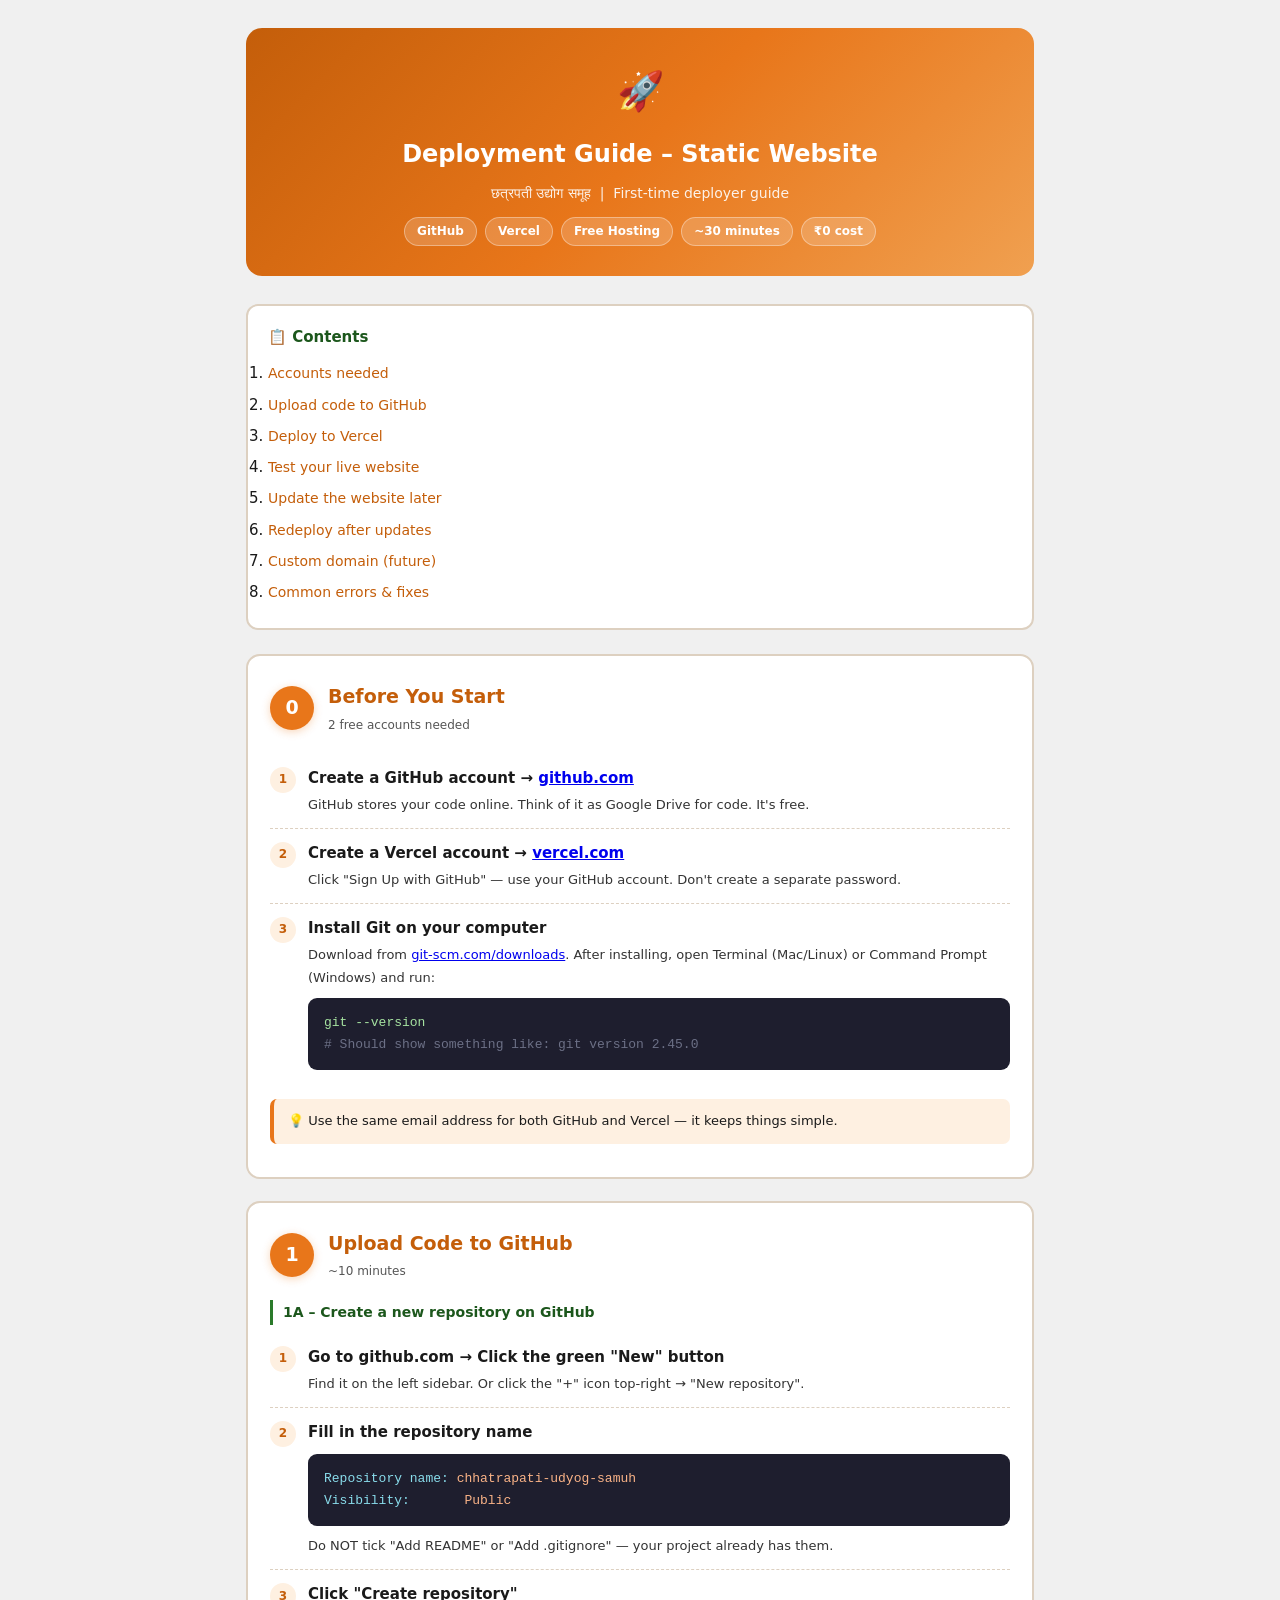
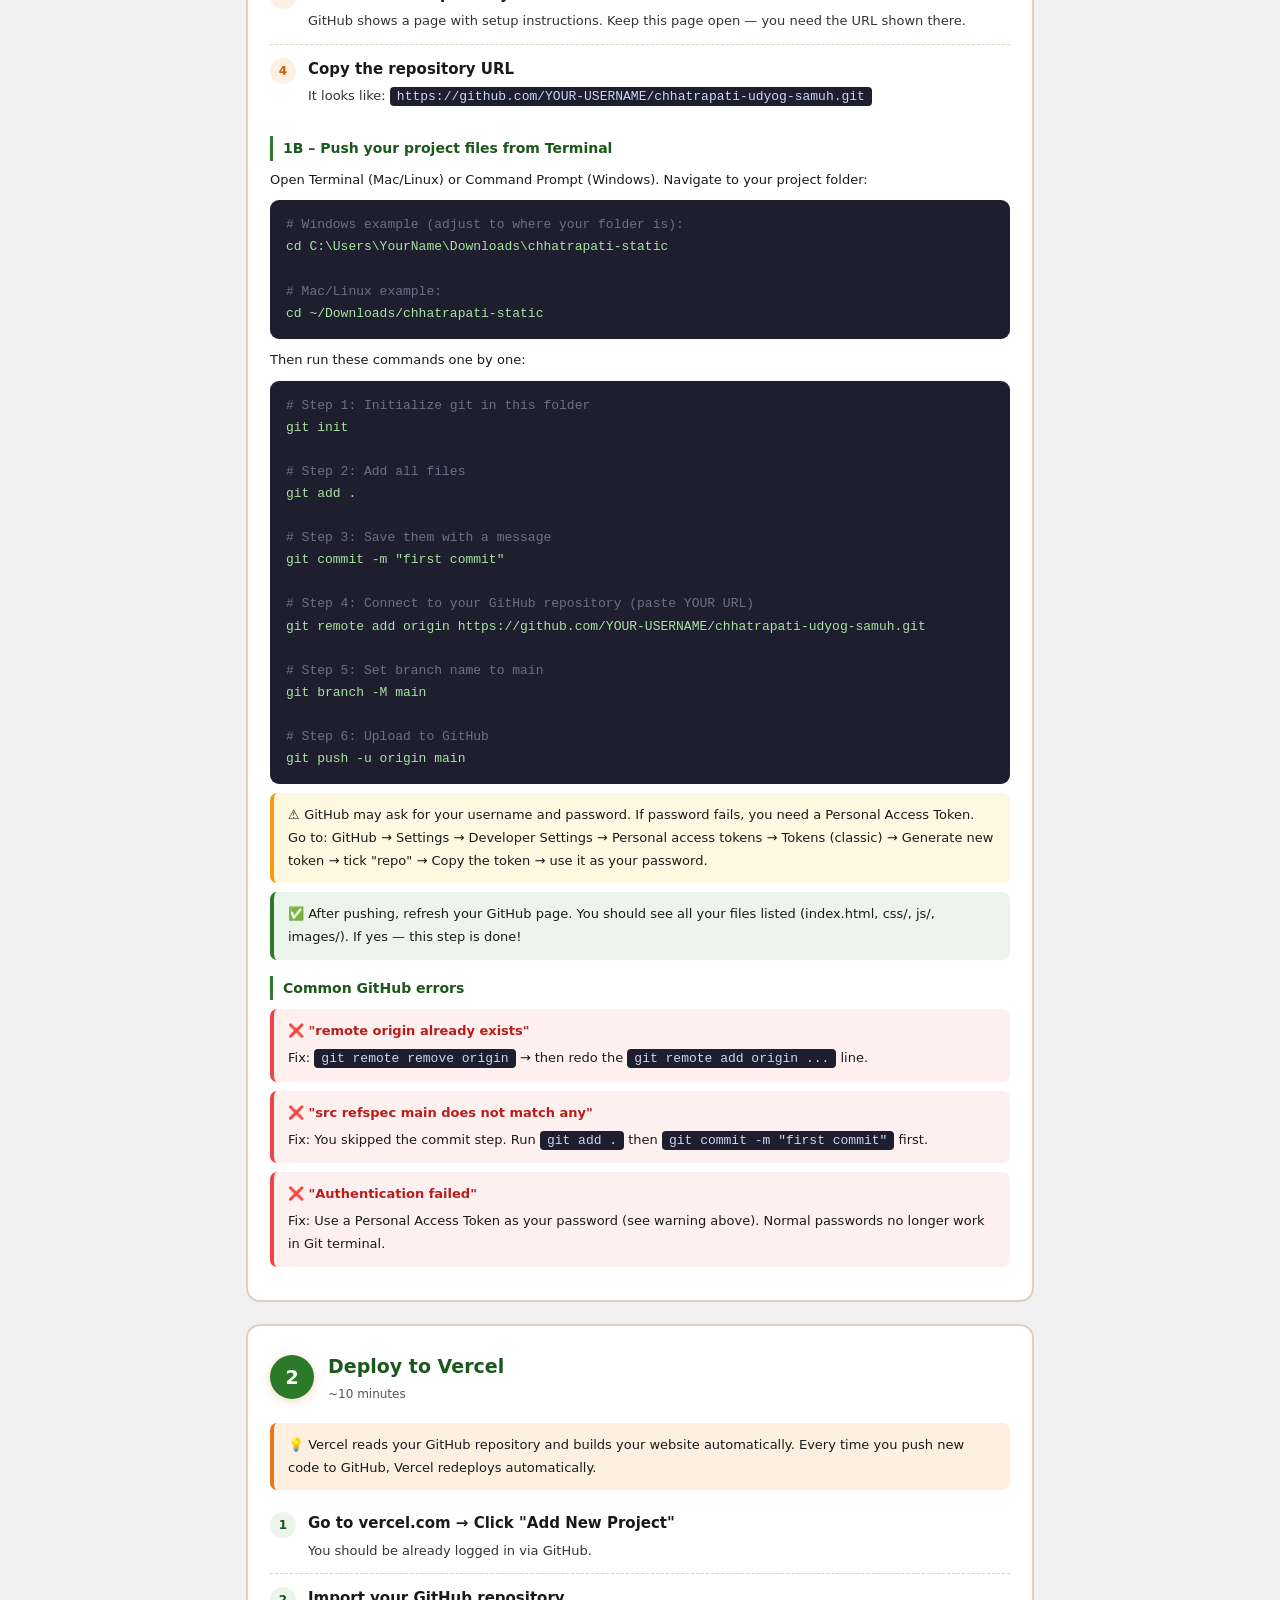
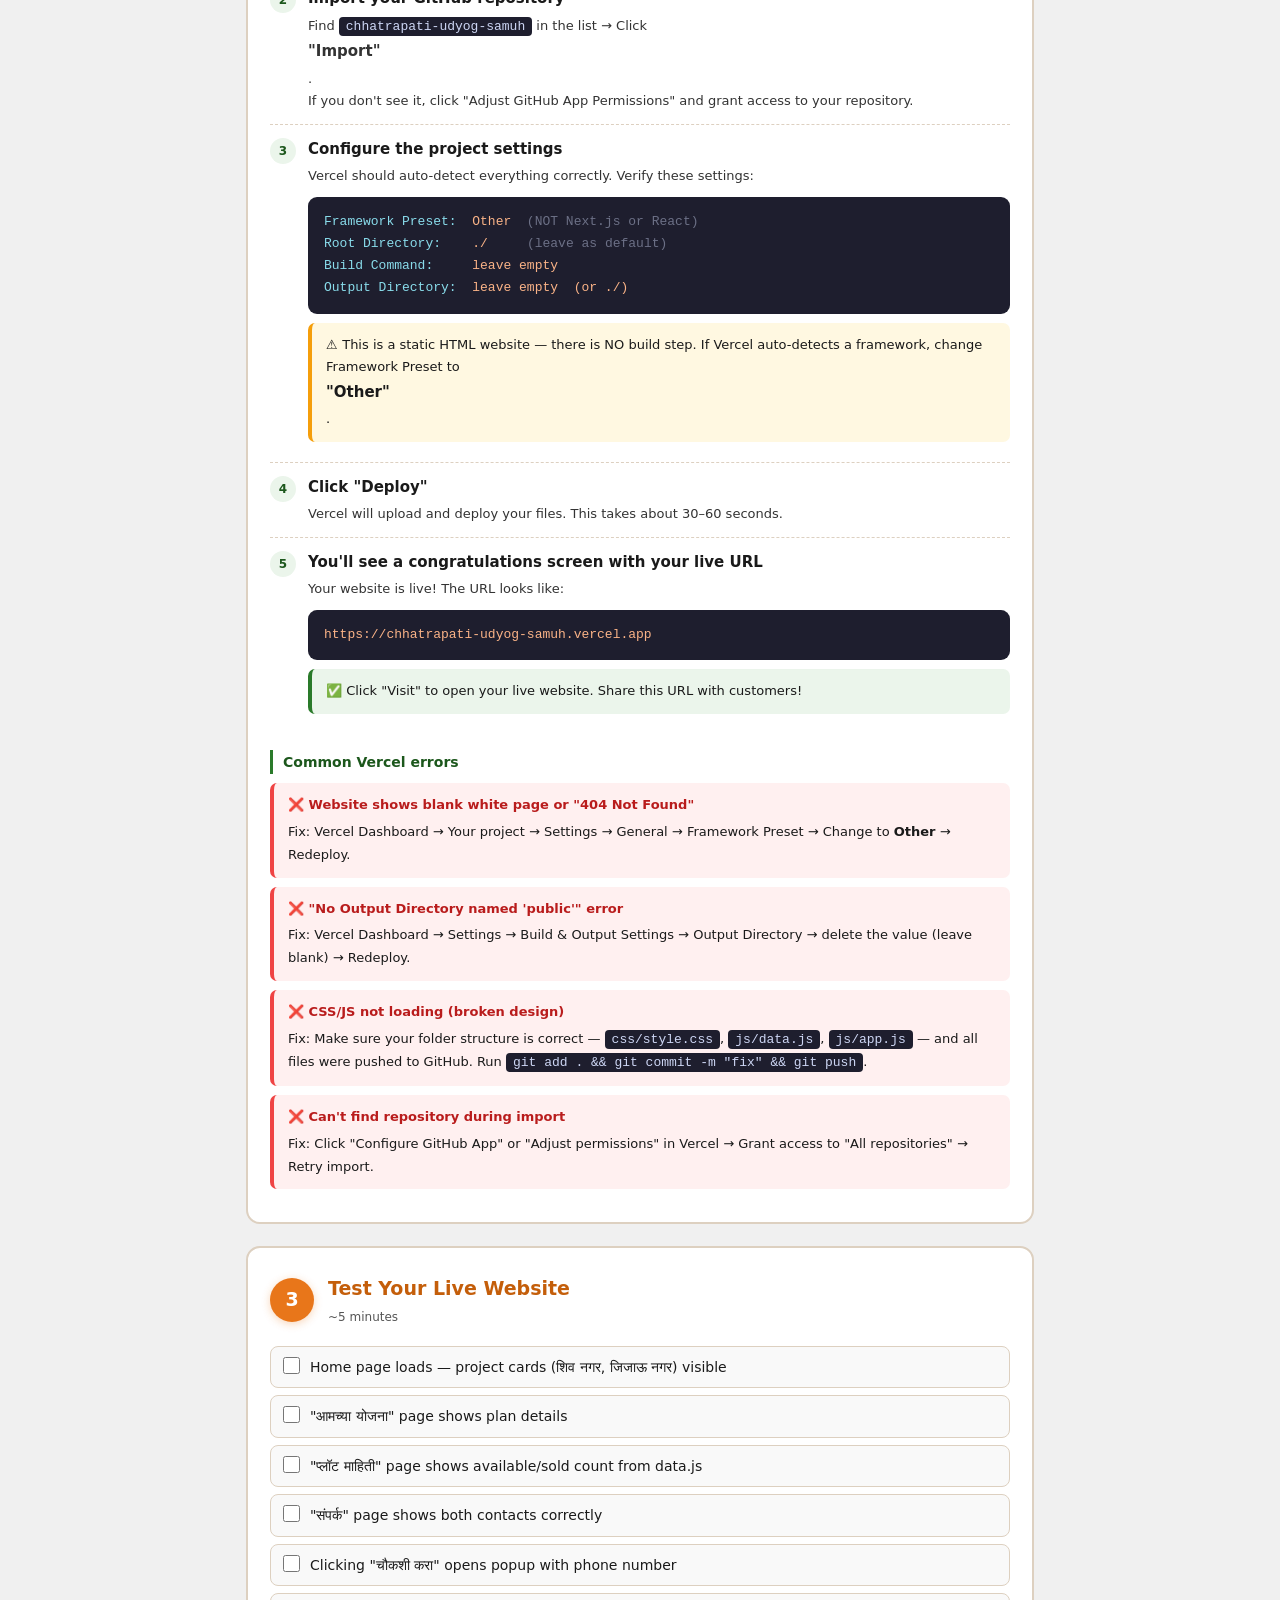
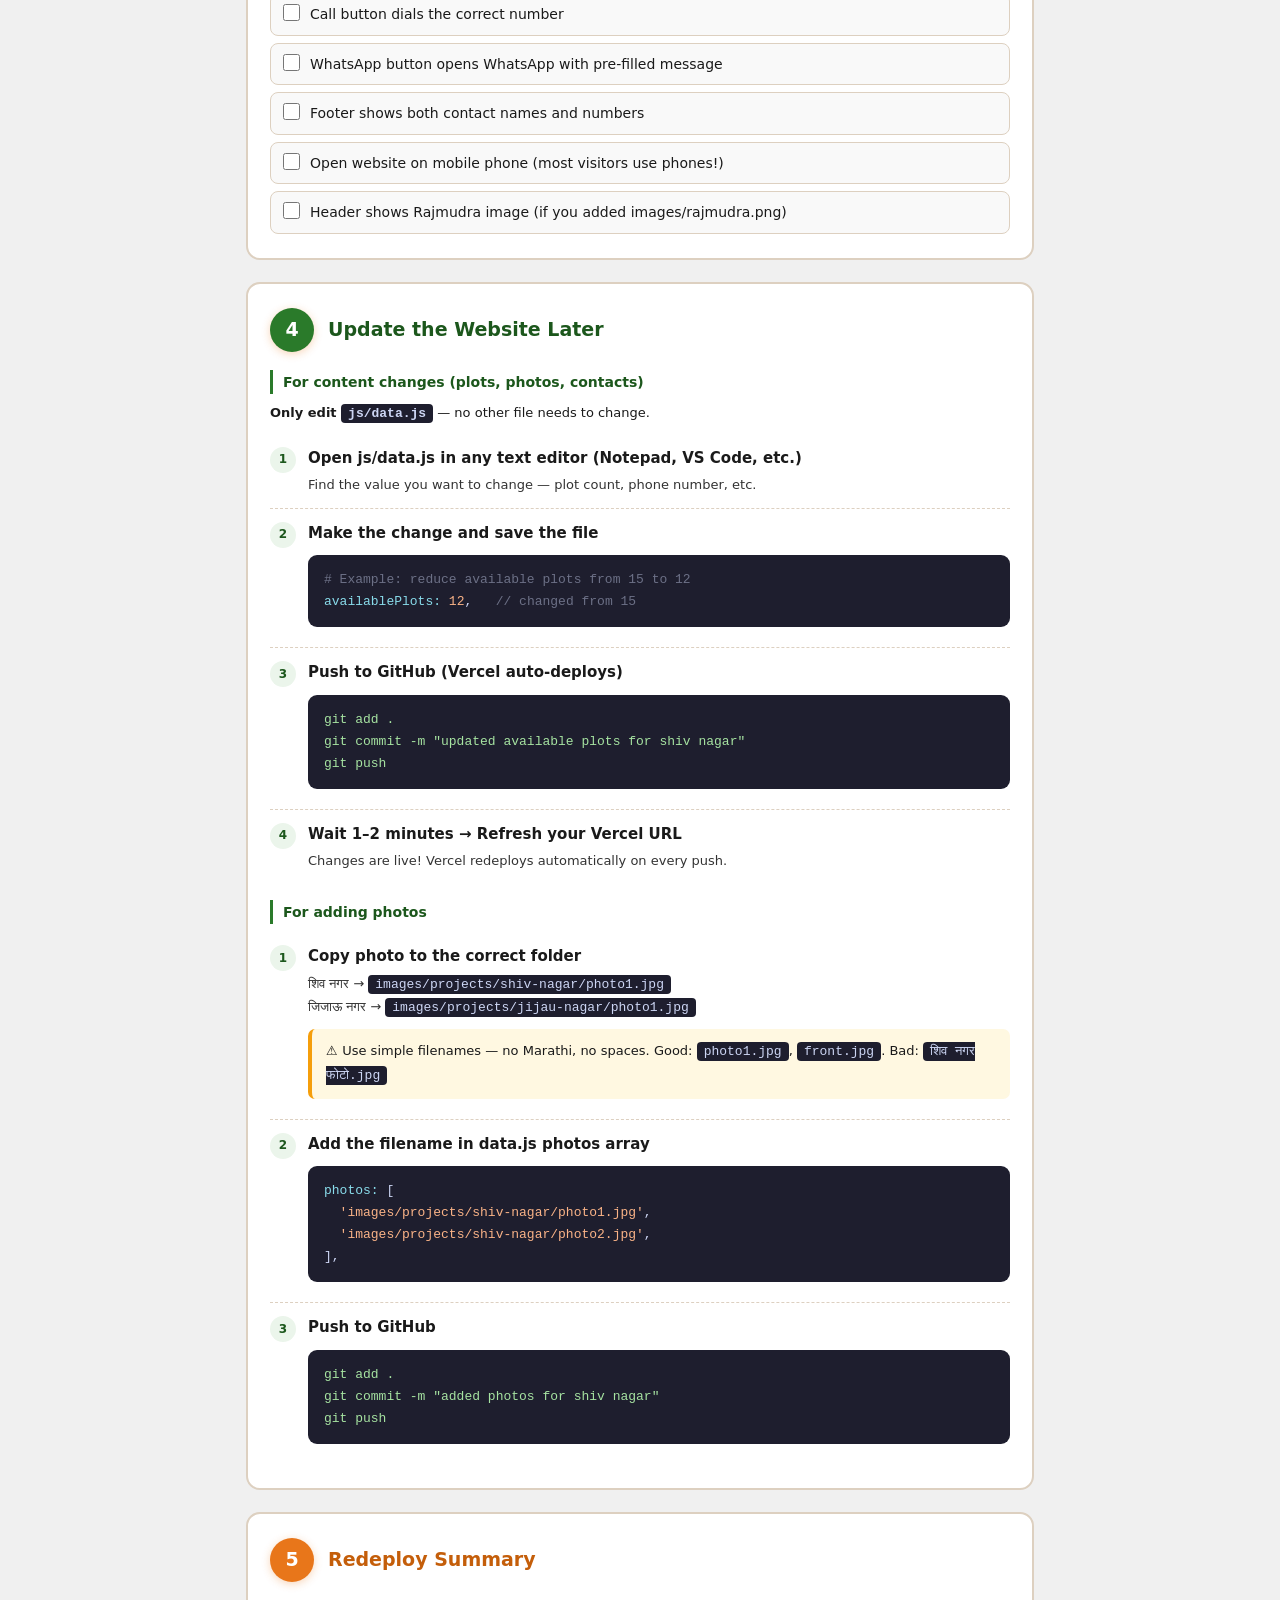
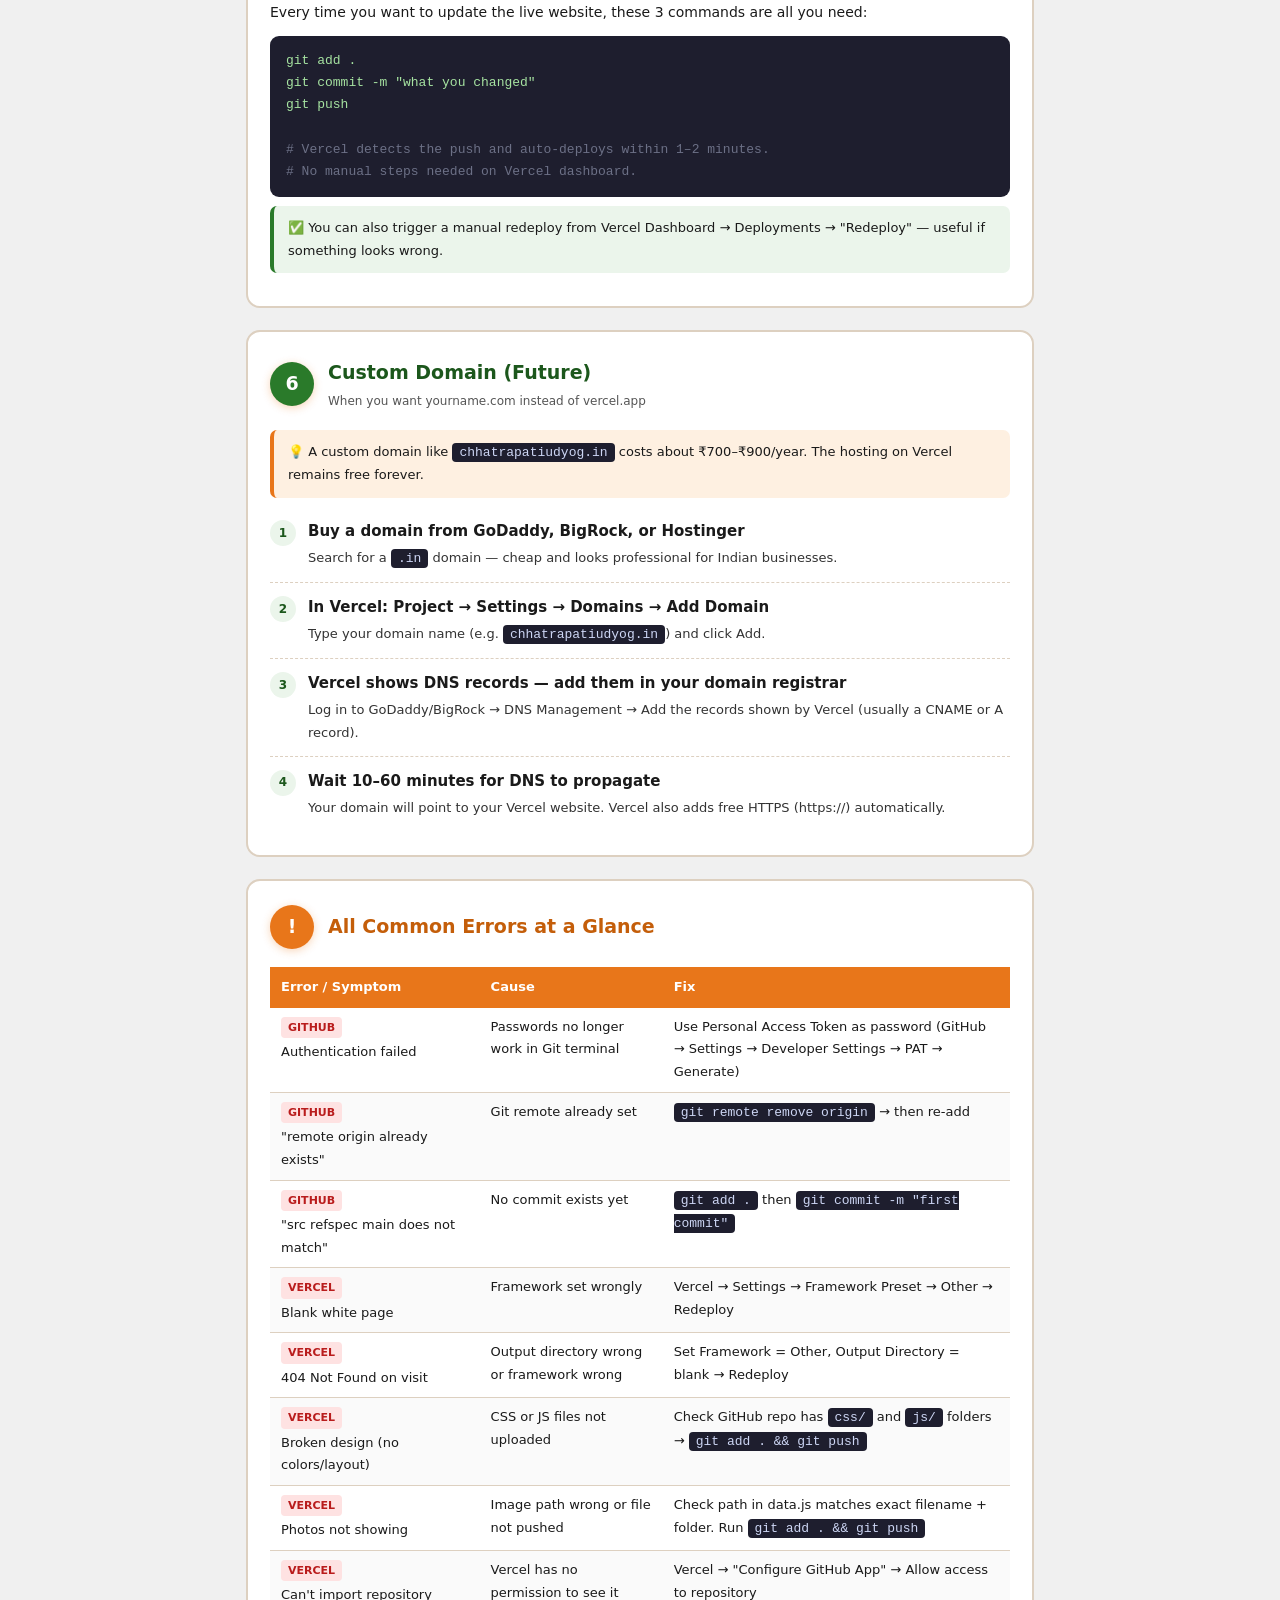
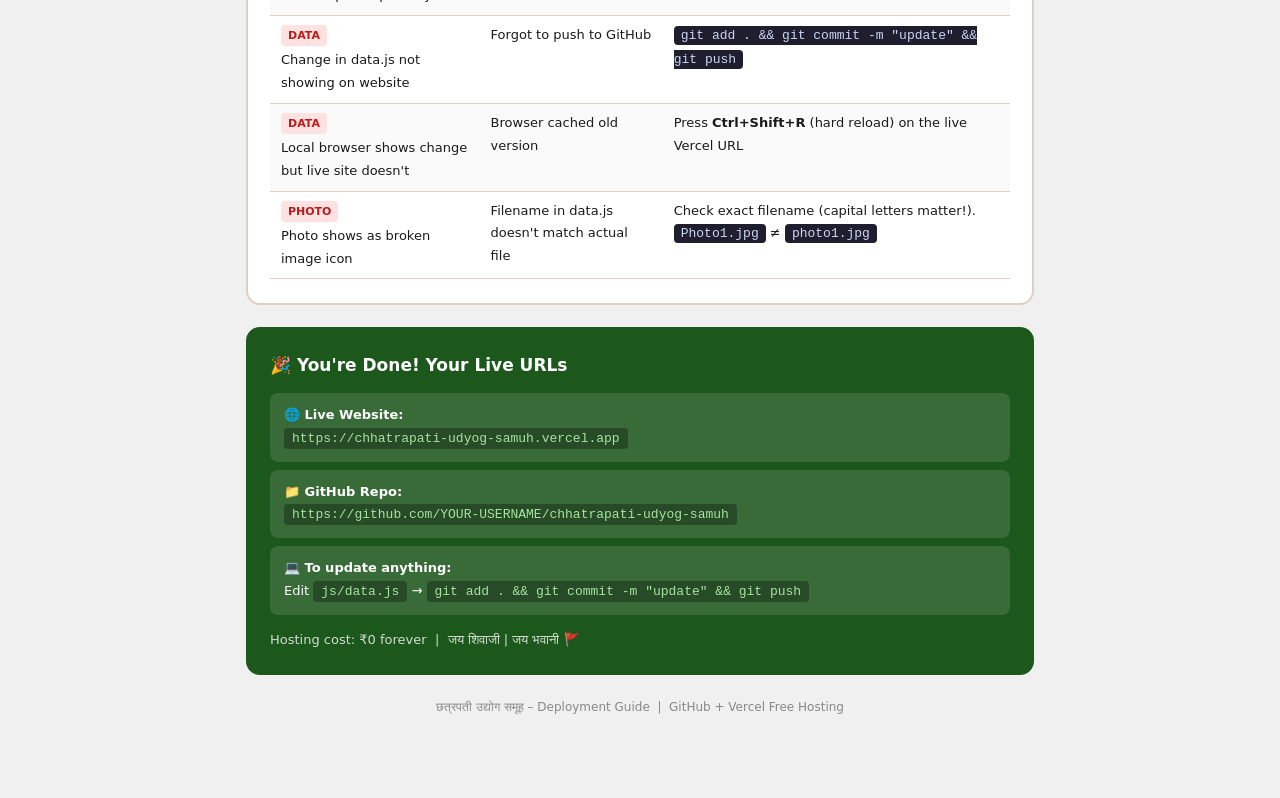
<file: deployment-guide.html>
<!DOCTYPE html>
<html lang="en">
<head>
<meta charset="UTF-8"/>
<meta name="viewport" content="width=device-width,initial-scale=1.0"/>
<title>Deployment Guide – छत्रपती उद्योग समूह</title>
<style>
:root{--sf:#E8761A;--sf-lt:#FEF0E1;--sf-dk:#C45E0A;--gr:#2A7A2A;--gr-lt:#EBF5EB;--gr-dk:#1C571C;--cream:#FDF8F2;--border:#DDD0C0;--text:#1A1A1A;--muted:#555;}
*{box-sizing:border-box;margin:0;padding:0;}
body{font-family:system-ui,sans-serif;background:#f0f0f0;color:var(--text);font-size:15px;line-height:1.75;}
.wrap{max-width:820px;margin:0 auto;padding:28px 16px 80px;}

.title-card{background:linear-gradient(135deg,var(--sf-dk),var(--sf),#f0a050);color:#fff;border-radius:16px;padding:30px 24px;margin-bottom:28px;text-align:center;}
.title-card h1{font-size:24px;margin-bottom:6px;}
.title-card p{opacity:.9;font-size:14px;}
.badges{display:flex;gap:8px;justify-content:center;flex-wrap:wrap;margin-top:12px;}
.badge{background:rgba(255,255,255,.18);border:1px solid rgba(255,255,255,.35);border-radius:20px;padding:3px 12px;font-size:12px;font-weight:600;}

.toc{background:#fff;border:2px solid var(--border);border-radius:12px;padding:18px 20px;margin-bottom:24px;}
.toc h3{color:var(--gr-dk);font-size:15px;margin-bottom:10px;}
.toc a{color:var(--sf-dk);text-decoration:none;font-size:14px;}
.toc a:hover{text-decoration:underline;}
.toc li{margin-bottom:5px;}

.card{background:#fff;border:2px solid var(--border);border-radius:14px;padding:24px 22px;margin-bottom:22px;scroll-margin-top:16px;}
.card-head{display:flex;align-items:center;gap:14px;margin-bottom:18px;}
.num{width:44px;height:44px;min-width:44px;border-radius:50%;background:var(--sf);color:#fff;display:flex;align-items:center;justify-content:center;font-size:19px;font-weight:700;box-shadow:0 2px 8px rgba(232,118,26,.3);}
.num.g{background:var(--gr);}
.card-head h2{font-size:19px;color:var(--sf-dk);}
.card-head h2.g{color:var(--gr-dk);}
.card-head p{font-size:12px;color:var(--muted);margin-top:1px;}

.steps{display:flex;flex-direction:column;gap:0;}
.step{display:flex;gap:12px;padding:11px 0;border-bottom:1px dashed var(--border);}
.step:last-child{border-bottom:none;}
.sn{min-width:26px;height:26px;border-radius:50%;background:var(--sf-lt);color:var(--sf-dk);display:flex;align-items:center;justify-content:center;font-size:12px;font-weight:700;margin-top:2px;}
.sn.g{background:var(--gr-lt);color:var(--gr-dk);}
.sc{flex:1;}
.sc strong{display:block;margin-bottom:3px;font-size:15px;}
.sc p{font-size:13px;color:#333;}

.warn{background:#fff8e1;border-left:4px solid #f59e0b;border-radius:7px;padding:11px 14px;margin:9px 0;font-size:13px;}
.warn::before{content:"⚠️  ";font-weight:700;}
.info{background:var(--sf-lt);border-left:4px solid var(--sf);border-radius:7px;padding:11px 14px;margin:9px 0;font-size:13px;}
.info::before{content:"💡  ";}
.sol{background:var(--gr-lt);border-left:4px solid var(--gr);border-radius:7px;padding:11px 14px;margin:9px 0;font-size:13px;}
.sol::before{content:"✅  ";}
.err{background:#fff0f0;border-left:4px solid #ef4444;border-radius:7px;padding:11px 14px;margin:9px 0;font-size:13px;}
.et{font-weight:700;color:#b91c1c;margin-bottom:4px;font-size:13px;}

pre{background:#1e1e2e;color:#cdd6f4;border-radius:9px;padding:14px 16px;font-size:13px;line-height:1.7;overflow-x:auto;margin:9px 0;font-family:'Courier New',monospace;}
.cm{color:#6c7086;} .cmd{color:#a6e3a1;} .val{color:#fab387;} .key{color:#89dceb;}
code{background:#1e1e2e;color:#cdd6f4;padding:2px 7px;border-radius:4px;font-size:13px;font-family:'Courier New',monospace;}

h3.sub{font-size:14px;color:var(--gr-dk);margin:16px 0 8px;padding-left:10px;border-left:3px solid var(--gr);}

.checklist{display:flex;flex-direction:column;gap:7px;}
.check-item{display:flex;align-items:flex-start;gap:10px;font-size:14px;padding:8px 12px;background:#f9f9f9;border-radius:8px;border:1px solid var(--border);}
.check-item input{width:17px;height:17px;margin-top:2px;accent-color:var(--gr);cursor:pointer;}

table{width:100%;border-collapse:collapse;font-size:13px;margin-top:8px;}
th{background:var(--sf);color:#fff;padding:9px 11px;text-align:left;}
td{padding:8px 11px;border-bottom:1px solid var(--border);vertical-align:top;}
tr:nth-child(even) td{background:#fafafa;}
.tag{display:inline-block;background:#fee2e2;color:#b91c1c;border-radius:4px;padding:1px 7px;font-size:11px;font-weight:700;margin-bottom:3px;}

.summary{background:var(--gr-dk);color:#fff;border-radius:14px;padding:24px;margin-bottom:22px;}
.summary h3{font-size:17px;margin-bottom:12px;}
.url-box{background:rgba(255,255,255,.12);border-radius:8px;padding:11px 14px;margin-bottom:8px;font-size:13px;}
.url-box code{background:rgba(0,0,0,.3);color:#a6e3a1;padding:3px 8px;border-radius:4px;}

footer{text-align:center;color:#888;font-size:12px;margin-top:18px;}
</style>
</head>
<body>
<div class="wrap">

<!-- TITLE -->
<div class="title-card">
  <div style="font-size:38px;margin-bottom:8px;">🚀</div>
  <h1>Deployment Guide – Static Website</h1>
  <p>छत्रपती उद्योग समूह &nbsp;|&nbsp; First-time deployer guide</p>
  <div class="badges">
    <span class="badge">GitHub</span>
    <span class="badge">Vercel</span>
    <span class="badge">Free Hosting</span>
    <span class="badge">~30 minutes</span>
    <span class="badge">₹0 cost</span>
  </div>
</div>

<!-- TOC -->
<div class="toc">
  <h3>📋 Contents</h3>
  <ol>
    <li><a href="#s1">Accounts needed</a></li>
    <li><a href="#s2">Upload code to GitHub</a></li>
    <li><a href="#s3">Deploy to Vercel</a></li>
    <li><a href="#s4">Test your live website</a></li>
    <li><a href="#s5">Update the website later</a></li>
    <li><a href="#s6">Redeploy after updates</a></li>
    <li><a href="#s7">Custom domain (future)</a></li>
    <li><a href="#s8">Common errors &amp; fixes</a></li>
  </ol>
</div>

<!-- ── STEP 0 ── -->
<div class="card" id="s0">
  <div class="card-head">
    <div class="num">0</div>
    <div><h2>Before You Start</h2><p>2 free accounts needed</p></div>
  </div>
  <div class="steps">
    <div class="step">
      <div class="sn">1</div>
      <div class="sc">
        <strong>Create a GitHub account → <a href="https://github.com" target="_blank">github.com</a></strong>
        <p>GitHub stores your code online. Think of it as Google Drive for code. It's free.</p>
      </div>
    </div>
    <div class="step">
      <div class="sn">2</div>
      <div class="sc">
        <strong>Create a Vercel account → <a href="https://vercel.com" target="_blank">vercel.com</a></strong>
        <p>Click "Sign Up with GitHub" — use your GitHub account. Don't create a separate password.</p>
      </div>
    </div>
    <div class="step">
      <div class="sn">3</div>
      <div class="sc">
        <strong>Install Git on your computer</strong>
        <p>Download from <a href="https://git-scm.com/downloads" target="_blank">git-scm.com/downloads</a>. After installing, open Terminal (Mac/Linux) or Command Prompt (Windows) and run:</p>
        <pre><span class="cmd">git --version</span>
<span class="cm"># Should show something like: git version 2.45.0</span></pre>
      </div>
    </div>
  </div>
  <div class="info">Use the same email address for both GitHub and Vercel — it keeps things simple.</div>
</div>

<!-- ── STEP 1 ── -->
<div class="card" id="s1">
  <div class="card-head">
    <div class="num">1</div>
    <div><h2>Upload Code to GitHub</h2><p>~10 minutes</p></div>
  </div>

  <h3 class="sub">1A – Create a new repository on GitHub</h3>
  <div class="steps">
    <div class="step">
      <div class="sn">1</div>
      <div class="sc">
        <strong>Go to github.com → Click the green "New" button</strong>
        <p>Find it on the left sidebar. Or click the "+" icon top-right → "New repository".</p>
      </div>
    </div>
    <div class="step">
      <div class="sn">2</div>
      <div class="sc">
        <strong>Fill in the repository name</strong>
        <pre><span class="key">Repository name:</span> <span class="val">chhatrapati-udyog-samuh</span>
<span class="key">Visibility:</span>       <span class="val">Public</span></pre>
        <p>Do NOT tick "Add README" or "Add .gitignore" — your project already has them.</p>
      </div>
    </div>
    <div class="step">
      <div class="sn">3</div>
      <div class="sc">
        <strong>Click "Create repository"</strong>
        <p>GitHub shows a page with setup instructions. Keep this page open — you need the URL shown there.</p>
      </div>
    </div>
    <div class="step">
      <div class="sn">4</div>
      <div class="sc">
        <strong>Copy the repository URL</strong>
        <p>It looks like: <code>https://github.com/YOUR-USERNAME/chhatrapati-udyog-samuh.git</code></p>
      </div>
    </div>
  </div>

  <h3 class="sub">1B – Push your project files from Terminal</h3>
  <p style="font-size:13px;margin-bottom:8px;">Open Terminal (Mac/Linux) or Command Prompt (Windows). Navigate to your project folder:</p>
  <pre>
<span class="cm"># Windows example (adjust to where your folder is):</span>
<span class="cmd">cd C:\Users\YourName\Downloads\chhatrapati-static</span>

<span class="cm"># Mac/Linux example:</span>
<span class="cmd">cd ~/Downloads/chhatrapati-static</span></pre>

  <p style="font-size:13px;margin:10px 0 8px;">Then run these commands one by one:</p>
  <pre>
<span class="cm"># Step 1: Initialize git in this folder</span>
<span class="cmd">git init</span>

<span class="cm"># Step 2: Add all files</span>
<span class="cmd">git add .</span>

<span class="cm"># Step 3: Save them with a message</span>
<span class="cmd">git commit -m "first commit"</span>

<span class="cm"># Step 4: Connect to your GitHub repository (paste YOUR URL)</span>
<span class="cmd">git remote add origin https://github.com/YOUR-USERNAME/chhatrapati-udyog-samuh.git</span>

<span class="cm"># Step 5: Set branch name to main</span>
<span class="cmd">git branch -M main</span>

<span class="cm"># Step 6: Upload to GitHub</span>
<span class="cmd">git push -u origin main</span></pre>

  <div class="warn">GitHub may ask for your username and password. If password fails, you need a Personal Access Token. Go to: GitHub → Settings → Developer Settings → Personal access tokens → Tokens (classic) → Generate new token → tick "repo" → Copy the token → use it as your password.</div>
  <div class="sol">After pushing, refresh your GitHub page. You should see all your files listed (index.html, css/, js/, images/). If yes — this step is done!</div>

  <h3 class="sub">Common GitHub errors</h3>
  <div class="err"><div class="et">❌ "remote origin already exists"</div>
  Fix: <code>git remote remove origin</code> → then redo the <code>git remote add origin ...</code> line.</div>
  <div class="err"><div class="et">❌ "src refspec main does not match any"</div>
  Fix: You skipped the commit step. Run <code>git add .</code> then <code>git commit -m "first commit"</code> first.</div>
  <div class="err"><div class="et">❌ "Authentication failed"</div>
  Fix: Use a Personal Access Token as your password (see warning above). Normal passwords no longer work in Git terminal.</div>
</div>

<!-- ── STEP 2 ── -->
<div class="card" id="s2">
  <div class="card-head">
    <div class="num g">2</div>
    <div><h2 class="g">Deploy to Vercel</h2><p>~10 minutes</p></div>
  </div>

  <div class="info">Vercel reads your GitHub repository and builds your website automatically. Every time you push new code to GitHub, Vercel redeploys automatically.</div>

  <div class="steps">
    <div class="step">
      <div class="sn g">1</div>
      <div class="sc">
        <strong>Go to vercel.com → Click "Add New Project"</strong>
        <p>You should be already logged in via GitHub.</p>
      </div>
    </div>
    <div class="step">
      <div class="sn g">2</div>
      <div class="sc">
        <strong>Import your GitHub repository</strong>
        <p>Find <code>chhatrapati-udyog-samuh</code> in the list → Click <strong>"Import"</strong>.</p>
        <p>If you don't see it, click "Adjust GitHub App Permissions" and grant access to your repository.</p>
      </div>
    </div>
    <div class="step">
      <div class="sn g">3</div>
      <div class="sc">
        <strong>Configure the project settings</strong>
        <p>Vercel should auto-detect everything correctly. Verify these settings:</p>
        <pre>
<span class="key">Framework Preset:</span>  <span class="val">Other</span>  <span class="cm">(NOT Next.js or React)</span>
<span class="key">Root Directory:</span>    <span class="val">./</span>     <span class="cm">(leave as default)</span>
<span class="key">Build Command:</span>     <span class="val">leave empty</span>
<span class="key">Output Directory:</span>  <span class="val">leave empty  (or ./)</span></pre>
        <div class="warn">This is a static HTML website — there is NO build step. If Vercel auto-detects a framework, change Framework Preset to <strong>"Other"</strong>.</div>
      </div>
    </div>
    <div class="step">
      <div class="sn g">4</div>
      <div class="sc">
        <strong>Click "Deploy"</strong>
        <p>Vercel will upload and deploy your files. This takes about 30–60 seconds.</p>
      </div>
    </div>
    <div class="step">
      <div class="sn g">5</div>
      <div class="sc">
        <strong>You'll see a congratulations screen with your live URL</strong>
        <p>Your website is live! The URL looks like:</p>
        <pre><span class="val">https://chhatrapati-udyog-samuh.vercel.app</span></pre>
        <div class="sol">Click "Visit" to open your live website. Share this URL with customers!</div>
      </div>
    </div>
  </div>

  <h3 class="sub">Common Vercel errors</h3>
  <div class="err"><div class="et">❌ Website shows blank white page or "404 Not Found"</div>
  Fix: Vercel Dashboard → Your project → Settings → General → Framework Preset → Change to <strong>Other</strong> → Redeploy.</div>
  <div class="err"><div class="et">❌ "No Output Directory named 'public'" error</div>
  Fix: Vercel Dashboard → Settings → Build &amp; Output Settings → Output Directory → delete the value (leave blank) → Redeploy.</div>
  <div class="err"><div class="et">❌ CSS/JS not loading (broken design)</div>
  Fix: Make sure your folder structure is correct — <code>css/style.css</code>, <code>js/data.js</code>, <code>js/app.js</code> — and all files were pushed to GitHub. Run <code>git add . &amp;&amp; git commit -m "fix" &amp;&amp; git push</code>.</div>
  <div class="err"><div class="et">❌ Can't find repository during import</div>
  Fix: Click "Configure GitHub App" or "Adjust permissions" in Vercel → Grant access to "All repositories" → Retry import.</div>
</div>

<!-- ── STEP 3 ── -->
<div class="card" id="s3">
  <div class="card-head">
    <div class="num">3</div>
    <div><h2>Test Your Live Website</h2><p>~5 minutes</p></div>
  </div>
  <div class="checklist">
    <label class="check-item"><input type="checkbox"/> Home page loads — project cards (शिव नगर, जिजाऊ नगर) visible</label>
    <label class="check-item"><input type="checkbox"/> "आमच्या योजना" page shows plan details</label>
    <label class="check-item"><input type="checkbox"/> "प्लॉट माहिती" page shows available/sold count from data.js</label>
    <label class="check-item"><input type="checkbox"/> "संपर्क" page shows both contacts correctly</label>
    <label class="check-item"><input type="checkbox"/> Clicking "चौकशी करा" opens popup with phone number</label>
    <label class="check-item"><input type="checkbox"/> Call button dials the correct number</label>
    <label class="check-item"><input type="checkbox"/> WhatsApp button opens WhatsApp with pre-filled message</label>
    <label class="check-item"><input type="checkbox"/> Footer shows both contact names and numbers</label>
    <label class="check-item"><input type="checkbox"/> Open website on mobile phone (most visitors use phones!)</label>
    <label class="check-item"><input type="checkbox"/> Header shows Rajmudra image (if you added images/rajmudra.png)</label>
  </div>
</div>

<!-- ── STEP 4 ── -->
<div class="card" id="s4">
  <div class="card-head">
    <div class="num g">4</div>
    <div><h2 class="g">Update the Website Later</h2></div>
  </div>

  <h3 class="sub">For content changes (plots, photos, contacts)</h3>
  <p style="font-size:13px;margin-bottom:8px;"><strong>Only edit <code>js/data.js</code></strong> — no other file needs to change.</p>

  <div class="steps">
    <div class="step">
      <div class="sn g">1</div>
      <div class="sc">
        <strong>Open js/data.js in any text editor (Notepad, VS Code, etc.)</strong>
        <p>Find the value you want to change — plot count, phone number, etc.</p>
      </div>
    </div>
    <div class="step">
      <div class="sn g">2</div>
      <div class="sc">
        <strong>Make the change and save the file</strong>
        <pre>
<span class="cm"># Example: reduce available plots from 15 to 12</span>
<span class="key">availablePlots:</span> <span class="val">12</span>,   <span class="cm">// changed from 15</span></pre>
      </div>
    </div>
    <div class="step">
      <div class="sn g">3</div>
      <div class="sc">
        <strong>Push to GitHub (Vercel auto-deploys)</strong>
        <pre>
<span class="cmd">git add .</span>
<span class="cmd">git commit -m "updated available plots for shiv nagar"</span>
<span class="cmd">git push</span></pre>
      </div>
    </div>
    <div class="step">
      <div class="sn g">4</div>
      <div class="sc">
        <strong>Wait 1–2 minutes → Refresh your Vercel URL</strong>
        <p>Changes are live! Vercel redeploys automatically on every push.</p>
      </div>
    </div>
  </div>

  <h3 class="sub">For adding photos</h3>
  <div class="steps">
    <div class="step">
      <div class="sn g">1</div>
      <div class="sc">
        <strong>Copy photo to the correct folder</strong>
        <p>शिव नगर → <code>images/projects/shiv-nagar/photo1.jpg</code><br/>
           जिजाऊ नगर → <code>images/projects/jijau-nagar/photo1.jpg</code></p>
        <div class="warn">Use simple filenames — no Marathi, no spaces. Good: <code>photo1.jpg</code>, <code>front.jpg</code>. Bad: <code>शिव नगर फोटो.jpg</code></div>
      </div>
    </div>
    <div class="step">
      <div class="sn g">2</div>
      <div class="sc">
        <strong>Add the filename in data.js photos array</strong>
        <pre>
<span class="key">photos:</span> [
  <span class="val">'images/projects/shiv-nagar/photo1.jpg'</span>,
  <span class="val">'images/projects/shiv-nagar/photo2.jpg'</span>,
],</pre>
      </div>
    </div>
    <div class="step">
      <div class="sn g">3</div>
      <div class="sc">
        <strong>Push to GitHub</strong>
        <pre>
<span class="cmd">git add .</span>
<span class="cmd">git commit -m "added photos for shiv nagar"</span>
<span class="cmd">git push</span></pre>
      </div>
    </div>
  </div>
</div>

<!-- ── STEP 5 ── -->
<div class="card" id="s5">
  <div class="card-head">
    <div class="num">5</div>
    <div><h2>Redeploy Summary</h2></div>
  </div>
  <p style="font-size:14px;margin-bottom:12px;">Every time you want to update the live website, these 3 commands are all you need:</p>
  <pre>
<span class="cmd">git add .</span>
<span class="cmd">git commit -m "what you changed"</span>
<span class="cmd">git push</span>
<span class="cm">
# Vercel detects the push and auto-deploys within 1–2 minutes.
# No manual steps needed on Vercel dashboard.</span></pre>
  <div class="sol">You can also trigger a manual redeploy from Vercel Dashboard → Deployments → "Redeploy" — useful if something looks wrong.</div>
</div>

<!-- ── STEP 6 ── -->
<div class="card" id="s6">
  <div class="card-head">
    <div class="num g">6</div>
    <div><h2 class="g">Custom Domain (Future)</h2><p>When you want yourname.com instead of vercel.app</p></div>
  </div>

  <div class="info">A custom domain like <code>chhatrapatiudyog.in</code> costs about ₹700–₹900/year. The hosting on Vercel remains free forever.</div>

  <div class="steps">
    <div class="step">
      <div class="sn g">1</div>
      <div class="sc">
        <strong>Buy a domain from GoDaddy, BigRock, or Hostinger</strong>
        <p>Search for a <code>.in</code> domain — cheap and looks professional for Indian businesses.</p>
      </div>
    </div>
    <div class="step">
      <div class="sn g">2</div>
      <div class="sc">
        <strong>In Vercel: Project → Settings → Domains → Add Domain</strong>
        <p>Type your domain name (e.g. <code>chhatrapatiudyog.in</code>) and click Add.</p>
      </div>
    </div>
    <div class="step">
      <div class="sn g">3</div>
      <div class="sc">
        <strong>Vercel shows DNS records — add them in your domain registrar</strong>
        <p>Log in to GoDaddy/BigRock → DNS Management → Add the records shown by Vercel (usually a CNAME or A record).</p>
      </div>
    </div>
    <div class="step">
      <div class="sn g">4</div>
      <div class="sc">
        <strong>Wait 10–60 minutes for DNS to propagate</strong>
        <p>Your domain will point to your Vercel website. Vercel also adds free HTTPS (https://) automatically.</p>
      </div>
    </div>
  </div>
</div>

<!-- ── ERRORS ── -->
<div class="card" id="s7">
  <div class="card-head">
    <div class="num">!</div>
    <div><h2>All Common Errors at a Glance</h2></div>
  </div>
  <table>
    <thead><tr><th>Error / Symptom</th><th>Cause</th><th>Fix</th></tr></thead>
    <tbody>
      <tr>
        <td><span class="tag">GITHUB</span><br/>Authentication failed</td>
        <td>Passwords no longer work in Git terminal</td>
        <td>Use Personal Access Token as password (GitHub → Settings → Developer Settings → PAT → Generate)</td>
      </tr>
      <tr>
        <td><span class="tag">GITHUB</span><br/>"remote origin already exists"</td>
        <td>Git remote already set</td>
        <td><code>git remote remove origin</code> → then re-add</td>
      </tr>
      <tr>
        <td><span class="tag">GITHUB</span><br/>"src refspec main does not match"</td>
        <td>No commit exists yet</td>
        <td><code>git add .</code> then <code>git commit -m "first commit"</code></td>
      </tr>
      <tr>
        <td><span class="tag">VERCEL</span><br/>Blank white page</td>
        <td>Framework set wrongly</td>
        <td>Vercel → Settings → Framework Preset → Other → Redeploy</td>
      </tr>
      <tr>
        <td><span class="tag">VERCEL</span><br/>404 Not Found on visit</td>
        <td>Output directory wrong or framework wrong</td>
        <td>Set Framework = Other, Output Directory = blank → Redeploy</td>
      </tr>
      <tr>
        <td><span class="tag">VERCEL</span><br/>Broken design (no colors/layout)</td>
        <td>CSS or JS files not uploaded</td>
        <td>Check GitHub repo has <code>css/</code> and <code>js/</code> folders → <code>git add . &amp;&amp; git push</code></td>
      </tr>
      <tr>
        <td><span class="tag">VERCEL</span><br/>Photos not showing</td>
        <td>Image path wrong or file not pushed</td>
        <td>Check path in data.js matches exact filename + folder. Run <code>git add . &amp;&amp; git push</code></td>
      </tr>
      <tr>
        <td><span class="tag">VERCEL</span><br/>Can't import repository</td>
        <td>Vercel has no permission to see it</td>
        <td>Vercel → "Configure GitHub App" → Allow access to repository</td>
      </tr>
      <tr>
        <td><span class="tag">DATA</span><br/>Change in data.js not showing on website</td>
        <td>Forgot to push to GitHub</td>
        <td><code>git add . &amp;&amp; git commit -m "update" &amp;&amp; git push</code></td>
      </tr>
      <tr>
        <td><span class="tag">DATA</span><br/>Local browser shows change but live site doesn't</td>
        <td>Browser cached old version</td>
        <td>Press <strong>Ctrl+Shift+R</strong> (hard reload) on the live Vercel URL</td>
      </tr>
      <tr>
        <td><span class="tag">PHOTO</span><br/>Photo shows as broken image icon</td>
        <td>Filename in data.js doesn't match actual file</td>
        <td>Check exact filename (capital letters matter!). <code>Photo1.jpg</code> ≠ <code>photo1.jpg</code></td>
      </tr>
    </tbody>
  </table>
</div>

<!-- SUMMARY -->
<div class="summary" id="s8">
  <h3>🎉 You're Done! Your Live URLs</h3>
  <div class="url-box"><strong>🌐 Live Website:</strong><br/><code>https://chhatrapati-udyog-samuh.vercel.app</code></div>
  <div class="url-box"><strong>📁 GitHub Repo:</strong><br/><code>https://github.com/YOUR-USERNAME/chhatrapati-udyog-samuh</code></div>
  <div class="url-box"><strong>💻 To update anything:</strong><br/>Edit <code>js/data.js</code> → <code>git add . &amp;&amp; git commit -m "update" &amp;&amp; git push</code></div>
  <p style="margin-top:14px;font-size:13px;opacity:.8;">Hosting cost: ₹0 forever &nbsp;|&nbsp; जय शिवाजी | जय भवानी 🚩</p>
</div>

<footer>छत्रपती उद्योग समूह – Deployment Guide &nbsp;|&nbsp; GitHub + Vercel Free Hosting</footer>
</div>
</body>
</html>
</file>
